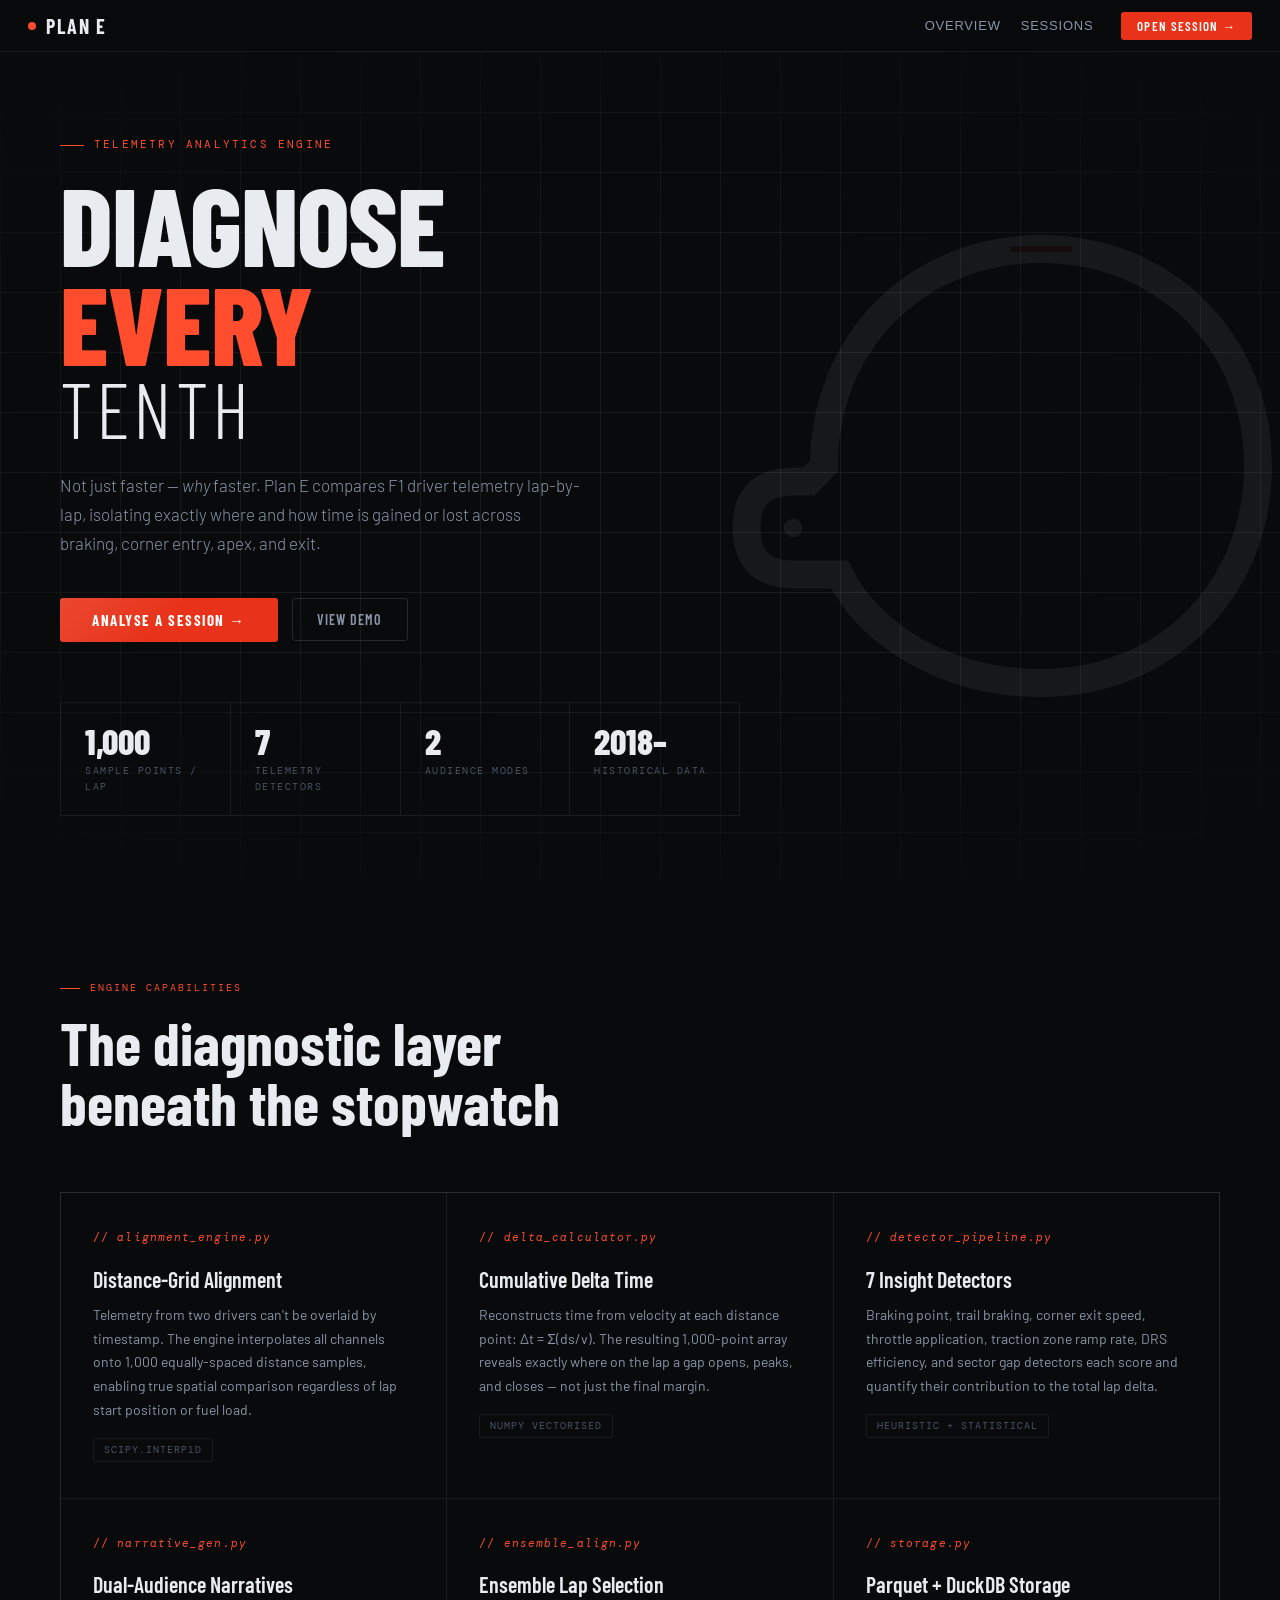
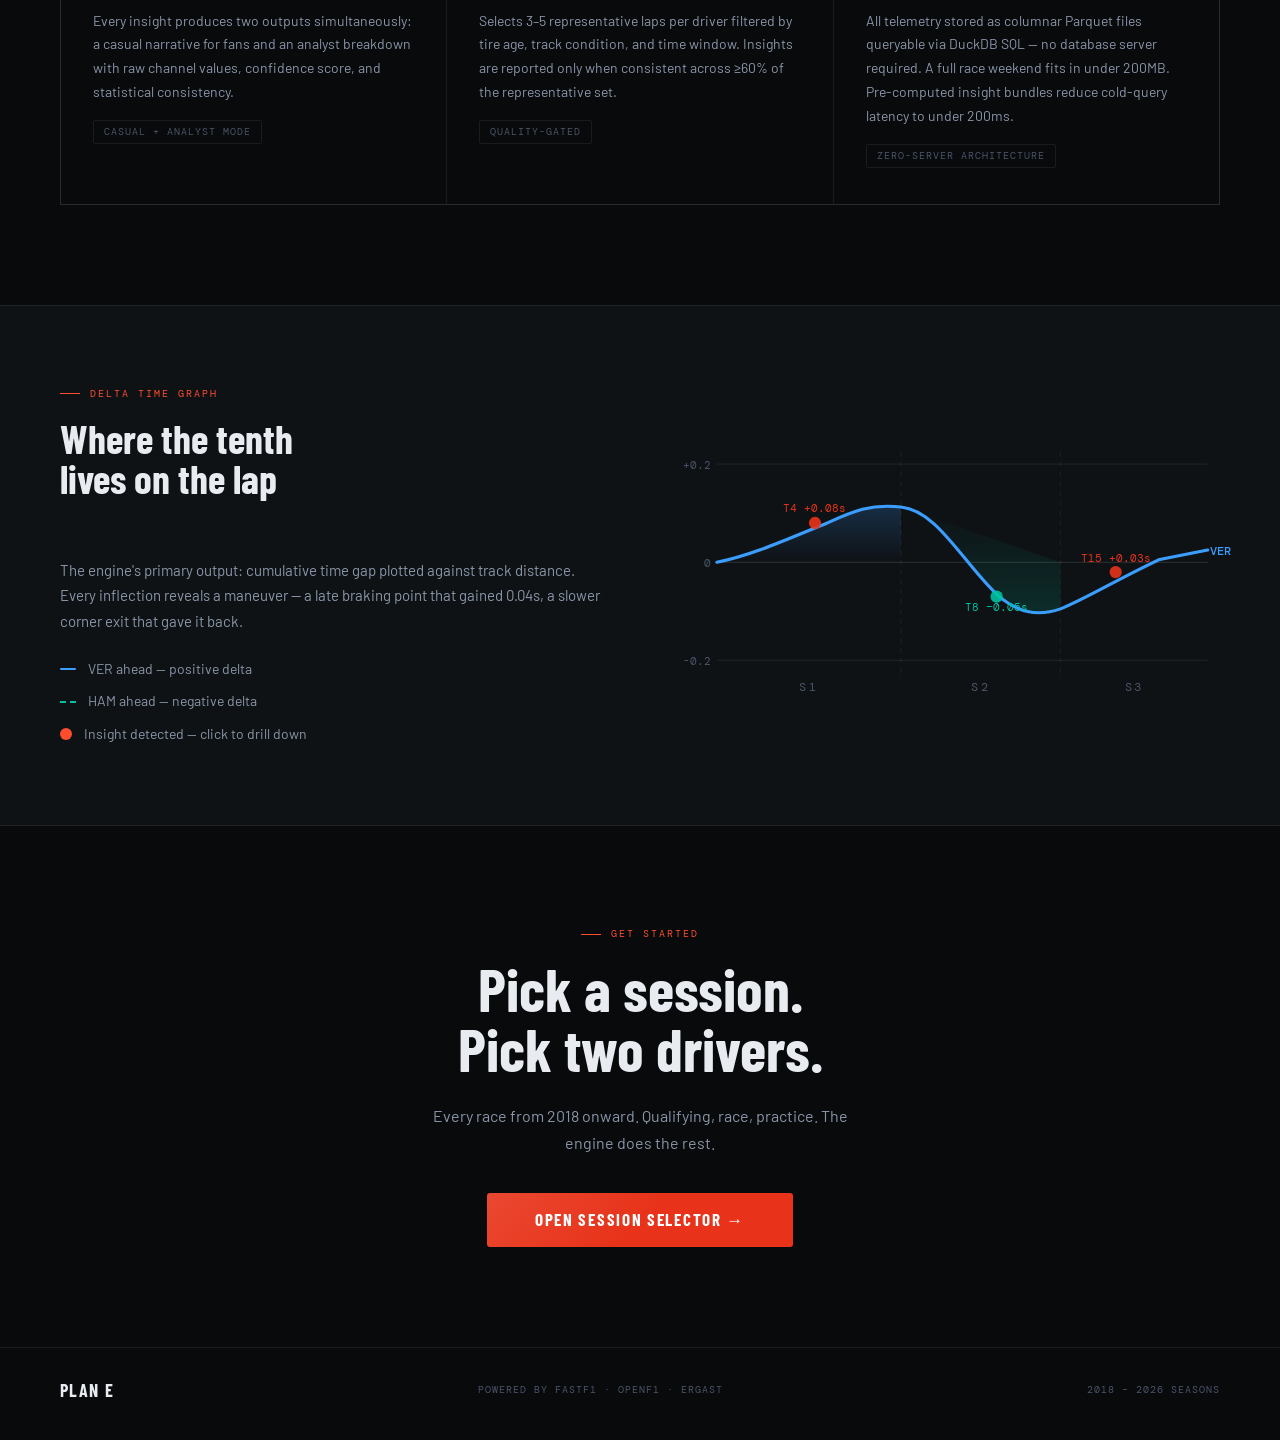
<file: PlanE-frontend/index.html>
<!DOCTYPE html>
<html lang="en">
<head>
  <meta charset="UTF-8">
  <meta name="viewport" content="width=device-width, initial-scale=1.0">
  <title>Plan E — F1 Telemetry Analytics</title>
  <meta name="description" content="Plan E compares F1 driver telemetry lap-by-lap, isolating exactly where and how time is gained or lost across braking, corner entry, apex, and exit.">

  <!-- Google Fonts -->
  <link rel="preconnect" href="https://fonts.googleapis.com">
  <link rel="preconnect" href="https://fonts.gstatic.com" crossorigin>
  <link href="https://fonts.googleapis.com/css2?family=DM+Mono:ital,wght@0,300;0,400;0,500;1,300&family=Barlow+Condensed:wght@300;400;500;600;700;800&family=Barlow:wght@300;400;500&display=swap" rel="stylesheet">

  <!-- CSS — loaded in dependency order -->
  <link rel="stylesheet" href="css/layout.css">
  <link rel="stylesheet" href="css/components.css">
  <link rel="stylesheet" href="css/analysis.css">

  <!--
    ARCHITECTURE NOTE: This file is a pure static shell.
    - No inline JavaScript anywhere.
    - No onclick= attributes — all events attached in JS modules.
    - All dynamic content is injected by the page/component modules.
    - The <script type="module"> at the bottom bootstraps the entire app.
  -->
</head>
<body>

<!-- ── LOADING OVERLAY ─────────────────────────────────────────────── -->
<!--
  Shown during initial page load AND during analysis job polling.
  loader.js manages show/hide via the .hidden class.
-->
<div class="loading-overlay" id="loader">
  <div class="loading-logo">PLAN E</div>
  <div class="loading-bar-wrap">
    <div class="loading-bar" id="loader-bar"></div>
  </div>
  <div class="loading-label" id="loader-msg">initialising engine</div>
</div>

<!-- ── CHART TOOLTIP ───────────────────────────────────────────────── -->
<!-- Positioned via JS on mousemove; always present in DOM -->
<div class="tooltip" id="tooltip"></div>

<!-- ── NAVIGATION ─────────────────────────────────────────────────── -->
<nav>
  <a class="nav-logo" id="nav-logo" href="#">
    <div class="dot"></div>
    PLAN E
  </a>
  <div class="nav-links">
    <button class="nav-link" id="nav-overview">Overview</button>
    <button class="nav-link" id="nav-sessions">Sessions</button>
    <!--
      The Analysis nav link is hidden until the user first runs an analysis.
      router.js reveals it when navigating to the analysis page.
    -->
    <button class="nav-link" id="nav-analysis" style="display:none">Analysis</button>
  </div>
  <button class="nav-cta" id="nav-cta">Open Session →</button>
</nav>


<!-- ══════════════════════════════════════════════════════════════════ -->
<!-- PAGE: LANDING                                                      -->
<!-- ══════════════════════════════════════════════════════════════════ -->
<div class="page active" id="page-landing">

  <!-- Hero -->
  <div class="hero">
    <div class="hero-grid-bg"></div>
    <svg class="hero-track-svg" viewBox="0 0 400 400" fill="none">
      <path d="M80,200 C80,120 140,60 220,60 C300,60 360,120 360,200 C360,280 300,340 220,340 C160,340 110,310 90,270 L60,270 C40,270 30,260 30,240 C30,220 40,210 60,210 L70,210 Z"
            stroke="white" stroke-width="18" stroke-linecap="round"/>
      <circle cx="220" cy="60"  r="6" fill="white"/>
      <circle cx="360" cy="200" r="6" fill="white"/>
      <circle cx="60"  cy="240" r="6" fill="white"/>
      <path d="M200,60 L240,60" stroke="#E8331A" stroke-width="4"/>
    </svg>
    <div class="hero-content">
      <div class="hero-eyebrow">Telemetry Analytics Engine</div>
      <h1 class="hero-title">
        DIAGNOSE<br>
        <span class="accent">EVERY</span>
        <span class="line2">TENTH</span>
      </h1>
      <p class="hero-sub">
        Not just faster — <em>why</em> faster. Plan E compares F1 driver telemetry
        lap-by-lap, isolating exactly where and how time is gained or lost across
        braking, corner entry, apex, and exit.
      </p>
      <div class="hero-actions">
        <button class="btn-primary" id="hero-analyse-btn">Analyse a Session →</button>
        <button class="btn-ghost"   id="hero-demo-btn">View Demo</button>
      </div>
      <div class="hero-stats">
        <div class="hero-stat">
          <div class="hero-stat-num red">1,000</div>
          <div class="hero-stat-label">sample points / lap</div>
        </div>
        <div class="hero-stat">
          <div class="hero-stat-num">7</div>
          <div class="hero-stat-label">telemetry detectors</div>
        </div>
        <div class="hero-stat">
          <div class="hero-stat-num">2</div>
          <div class="hero-stat-label">audience modes</div>
        </div>
        <div class="hero-stat">
          <div class="hero-stat-num teal">2018–</div>
          <div class="hero-stat-label">historical data</div>
        </div>
      </div>
    </div>
  </div>

  <!-- Features -->
  <div class="section">
    <div class="section-label">Engine Capabilities</div>
    <h2 class="section-title">The diagnostic layer<br>beneath the stopwatch</h2>
    <div class="features-grid stagger">
      <div class="feature-card">
        <div class="feature-icon">// alignment_engine.py</div>
        <h3 class="feature-title">Distance-Grid Alignment</h3>
        <p class="feature-desc">Telemetry from two drivers can't be overlaid by timestamp. The engine interpolates all channels onto 1,000 equally-spaced distance samples, enabling true spatial comparison regardless of lap start position or fuel load.</p>
        <span class="feature-tag">scipy.interp1d</span>
      </div>
      <div class="feature-card">
        <div class="feature-icon">// delta_calculator.py</div>
        <h3 class="feature-title">Cumulative Delta Time</h3>
        <p class="feature-desc">Reconstructs time from velocity at each distance point: Δt = Σ(ds/v). The resulting 1,000-point array reveals exactly where on the lap a gap opens, peaks, and closes — not just the final margin.</p>
        <span class="feature-tag">numpy vectorised</span>
      </div>
      <div class="feature-card">
        <div class="feature-icon">// detector_pipeline.py</div>
        <h3 class="feature-title">7 Insight Detectors</h3>
        <p class="feature-desc">Braking point, trail braking, corner exit speed, throttle application, traction zone ramp rate, DRS efficiency, and sector gap detectors each score and quantify their contribution to the total lap delta.</p>
        <span class="feature-tag">heuristic + statistical</span>
      </div>
      <div class="feature-card">
        <div class="feature-icon">// narrative_gen.py</div>
        <h3 class="feature-title">Dual-Audience Narratives</h3>
        <p class="feature-desc">Every insight produces two outputs simultaneously: a casual narrative for fans and an analyst breakdown with raw channel values, confidence score, and statistical consistency.</p>
        <span class="feature-tag">casual + analyst mode</span>
      </div>
      <div class="feature-card">
        <div class="feature-icon">// ensemble_align.py</div>
        <h3 class="feature-title">Ensemble Lap Selection</h3>
        <p class="feature-desc">Selects 3–5 representative laps per driver filtered by tire age, track condition, and time window. Insights are reported only when consistent across ≥60% of the representative set.</p>
        <span class="feature-tag">quality-gated</span>
      </div>
      <div class="feature-card">
        <div class="feature-icon">// storage.py</div>
        <h3 class="feature-title">Parquet + DuckDB Storage</h3>
        <p class="feature-desc">All telemetry stored as columnar Parquet files queryable via DuckDB SQL — no database server required. A full race weekend fits in under 200MB. Pre-computed insight bundles reduce cold-query latency to under 200ms.</p>
        <span class="feature-tag">zero-server architecture</span>
      </div>
    </div>
  </div>

  <!-- Delta Teaser -->
  <div class="delta-teaser">
    <div>
      <div class="section-label">Delta Time Graph</div>
      <h2 class="section-title" style="font-size:40px">Where the tenth<br>lives on the lap</h2>
      <p style="color:var(--text2); font-size:15px; line-height:1.7; margin-bottom:24px;">
        The engine's primary output: cumulative time gap plotted against track distance.
        Every inflection reveals a maneuver — a late braking point that gained 0.04s,
        a slower corner exit that gave it back.
      </p>
      <div style="display:flex; flex-direction:column; gap:10px;">
        <div style="display:flex; gap:12px; align-items:center; font-size:14px; color:var(--text2)">
          <div style="width:16px;height:2px;background:var(--ver);border-radius:1px;flex-shrink:0"></div>
          VER ahead — positive delta
        </div>
        <div style="display:flex; gap:12px; align-items:center; font-size:14px; color:var(--text2)">
          <div style="width:16px;height:0;border-top:2px dashed var(--ham);flex-shrink:0"></div>
          HAM ahead — negative delta
        </div>
        <div style="display:flex; gap:12px; align-items:center; font-size:14px; color:var(--text2)">
          <div style="width:12px;height:12px;border-radius:50%;background:var(--red2);flex-shrink:0"></div>
          Insight detected — click to drill down
        </div>
      </div>
    </div>
    <div>
      <svg viewBox="0 0 440 240" width="100%" class="chart-svg">
        <defs>
          <linearGradient id="delta-fill" x1="0" y1="0" x2="0" y2="1">
            <stop offset="0%"   stop-color="#3B9EFF" stop-opacity="0.2"/>
            <stop offset="100%" stop-color="#3B9EFF" stop-opacity="0"/>
          </linearGradient>
          <linearGradient id="delta-fill-neg" x1="0" y1="0" x2="0" y2="1">
            <stop offset="0%"   stop-color="#00C2A0" stop-opacity="0"/>
            <stop offset="100%" stop-color="#00C2A0" stop-opacity="0.15"/>
          </linearGradient>
        </defs>
        <!-- grid -->
        <line x1="30" y1="40"  x2="430" y2="40"  stroke="rgba(255,255,255,0.06)" stroke-width="1"/>
        <line x1="30" y1="120" x2="430" y2="120" stroke="rgba(255,255,255,0.1)"  stroke-width="1"/>
        <line x1="30" y1="200" x2="430" y2="200" stroke="rgba(255,255,255,0.06)" stroke-width="1"/>
        <!-- sector dividers -->
        <line x1="180" y1="30" x2="180" y2="215" stroke="rgba(255,255,255,0.06)" stroke-width="1" stroke-dasharray="4 4"/>
        <line x1="310" y1="30" x2="310" y2="215" stroke="rgba(255,255,255,0.06)" stroke-width="1" stroke-dasharray="4 4"/>
        <text x="105" y="225" text-anchor="middle" fill="#4A5568" font-family="DM Mono,monospace" font-size="10" letter-spacing="2">S1</text>
        <text x="245" y="225" text-anchor="middle" fill="#4A5568" font-family="DM Mono,monospace" font-size="10" letter-spacing="2">S2</text>
        <text x="370" y="225" text-anchor="middle" fill="#4A5568" font-family="DM Mono,monospace" font-size="10" letter-spacing="2">S3</text>
        <!-- y axis -->
        <text x="25" y="44"  text-anchor="end" fill="#4A5568" font-family="DM Mono,monospace" font-size="9">+0.2</text>
        <text x="25" y="124" text-anchor="end" fill="#4A5568" font-family="DM Mono,monospace" font-size="9">0</text>
        <text x="25" y="204" text-anchor="end" fill="#4A5568" font-family="DM Mono,monospace" font-size="9">-0.2</text>
        <!-- fills -->
        <path d="M30,120 C60,114 90,100 120,88 C140,79 155,72 180,75 L180,120 Z" fill="url(#delta-fill)"/>
        <path d="M180,75 C210,78 230,120 260,148 C275,160 290,165 310,158 L310,120 Z" fill="url(#delta-fill-neg)"/>
        <path d="M310,158 C330,150 360,132 390,118 L390,120 Z" fill="url(#delta-fill)"/>
        <!-- line -->
        <path d="M30,120 C60,114 90,100 120,88 C140,79 155,72 180,75 C210,78 230,120 260,148 C275,160 290,165 310,158 C330,150 360,132 390,118 L430,110"
              fill="none" stroke="#3B9EFF" stroke-width="2.5" stroke-linecap="round"/>
        <!-- insight markers -->
        <circle cx="110" cy="88"  r="5" fill="#E8331A" opacity="0.9"/>
        <circle cx="258" cy="148" r="5" fill="#00C2A0" opacity="0.9"/>
        <circle cx="355" cy="128" r="5" fill="#E8331A" opacity="0.9"/>
        <text x="110" y="79"  text-anchor="middle" fill="#E8331A" font-family="DM Mono,monospace" font-size="9">T4 +0.08s</text>
        <text x="258" y="160" text-anchor="middle" fill="#00C2A0" font-family="DM Mono,monospace" font-size="9">T8 −0.05s</text>
        <text x="355" y="120" text-anchor="middle" fill="#E8331A" font-family="DM Mono,monospace" font-size="9">T15 +0.03s</text>
        <text x="432" y="114" fill="#3B9EFF" font-family="DM Mono,monospace" font-size="10" font-weight="500">VER</text>
      </svg>
    </div>
  </div>

  <!-- CTA -->
  <div class="section" style="text-align:center;">
    <div class="section-label" style="justify-content:center">Get Started</div>
    <h2 class="section-title" style="margin-bottom:24px">Pick a session.<br>Pick two drivers.</h2>
    <p style="color:var(--text2); max-width:440px; margin:0 auto 36px; font-size:16px; line-height:1.7;">
      Every race from 2018 onward. Qualifying, race, practice. The engine does the rest.
    </p>
    <button class="btn-primary" style="font-size:17px; padding:16px 48px;" id="landing-cta-btn">
      Open Session Selector →
    </button>
  </div>

  <footer style="border-top:1px solid var(--border); padding:28px 60px; display:flex; justify-content:space-between; align-items:center;">
    <span style="font-family:var(--font-display); font-size:18px; font-weight:700; letter-spacing:0.08em;">PLAN E</span>
    <span style="font-family:var(--font-mono); font-size:10px; letter-spacing:0.1em; color:var(--text3);">POWERED BY FASTF1 · OPENF1 · ERGAST</span>
    <span style="font-family:var(--font-mono); font-size:10px; letter-spacing:0.1em; color:var(--text3);">2018 – 2026 SEASONS</span>
  </footer>
</div><!-- /page-landing -->


<!-- ══════════════════════════════════════════════════════════════════ -->
<!-- PAGE: SESSION SELECTOR                                             -->
<!-- ══════════════════════════════════════════════════════════════════ -->
<div class="page" id="page-selector">
  <div class="selector-header">
    <div class="breadcrumb">PLAN E <span>/ Sessions</span></div>
    <h1 class="selector-title display">SELECT SESSION</h1>
  </div>

  <div class="selector-body">
    <!-- Sidebar filters -->
    <div class="selector-sidebar">
      <div class="sidebar-section" id="sidebar-years">
        <div class="sidebar-label">Season</div>
        <!-- Populated by selector.js -->
      </div>

      <div class="sidebar-section" id="sidebar-circuit-types">
        <div class="sidebar-label">Circuit type</div>
        <!-- Populated by selector.js -->
      </div>
    </div>

    <!-- Main area -->
    <div class="selector-main">
      <div style="margin-bottom:20px; display:flex; align-items:center; justify-content:space-between;">
        <span id="race-count-label" style="font-family:var(--font-mono); font-size:11px; letter-spacing:0.1em; color:var(--text3);"></span>
        <input id="race-search" class="race-search" placeholder="Search circuits…" autocomplete="off">
      </div>

      <!-- Race cards injected here by selector.js -->
      <div class="race-grid stagger" id="race-grid"></div>

      <!-- Driver selector — hidden until a race is clicked -->
      <div class="driver-selector" id="driver-selector" style="display:none;">
        <div style="margin-bottom:20px;">
          <div class="panel-label">SELECT TWO DRIVERS TO COMPARE</div>
          <div class="driver-grid stagger" id="driver-grid"></div>
        </div>
        <div class="compare-btn-wrap">
          <div class="compare-selected">
            <span class="driver-a" id="sel-a-name">—</span>
            <span class="vs">vs</span>
            <span class="driver-b" id="sel-b-name">—</span>
          </div>
          <button class="btn-primary" id="compare-btn" disabled>
            Run Analysis →
          </button>
        </div>
      </div>
    </div>
  </div>
</div><!-- /page-selector -->


<!-- ══════════════════════════════════════════════════════════════════ -->
<!-- PAGE: ANALYSIS DASHBOARD                                           -->
<!-- ══════════════════════════════════════════════════════════════════ -->
<div class="page" id="page-analysis">

  <!-- Secondary header -->
  <div class="analysis-header">
    <div class="analysis-breadcrumb">
      <span class="clickable" id="breadcrumb-sessions">Sessions</span>
      <span class="sep">/</span>
      <span id="analysis-race-label"    class="current">—</span>
      <span class="sep">/</span>
      <span id="analysis-session-label" class="current">—</span>
      <span class="sep">/</span>
      <span id="analysis-drivers-label" class="current" style="color:var(--text)">—</span>
    </div>
    <button class="export-btn" id="export-btn">↓ Export</button>
    <div class="mode-toggle">
      <button class="mode-opt active" id="mode-casual">Casual</button>
      <button class="mode-opt"        id="mode-analyst">Analyst</button>
    </div>
  </div>

  <!-- 3-column body -->
  <div class="analysis-body">

    <!-- LEFT PANEL -->
    <div class="left-panel">
      <div class="panel-label">LAP SUMMARY</div>
      <div class="lap-summary" id="lap-summary-card"></div>

      <div class="panel-label" style="margin-top:16px;">
        SECTOR BREAKDOWN
        <span id="sector-count-label" style="color:var(--text3);">3 SECTORS</span>
      </div>
      <div class="sector-breakdown" id="sector-breakdown"></div>

      <div class="panel-label" style="margin-top:16px;">TRACK POSITION MAP</div>
      <div class="chart-card" id="track-map-card">
        <div class="chart-body" style="padding:10px; display:flex; justify-content:center; align-items:center; background:rgba(0,0,0,0.15);">
          <svg id="track-svg" viewBox="0 0 300 240" width="100%" height="200" class="chart-svg"></svg>
        </div>
      </div>

      <div class="panel-label" style="margin-top:16px;">TOP INSIGHTS</div>
      <div class="insight-list" id="insight-list"></div>
    </div>

    <!-- CENTER PANEL — Charts via tabs -->
    <div class="center-panel">
      <div class="tab-bar">
        <button class="tab active" data-tab="delta">Delta Time</button>
        <button class="tab"        data-tab="speed">Speed Trace</button>
        <button class="tab"        data-tab="inputs">Inputs</button>
        <button class="tab"        data-tab="sectors">Sectors</button>
      </div>

      <!-- Delta Time tab -->
      <div class="tab-panel active" id="tab-delta">
        <div class="chart-card">
          <div class="chart-header">
            <span class="chart-title">Cumulative Delta Time</span>
            <div class="chart-legend">
              <div class="legend-item">
                <div class="legend-line" style="background:var(--ver)"></div>
                <span id="legend-a">Driver A ahead</span>
              </div>
              <div class="legend-item">
                <div class="legend-line" style="background:var(--ham)"></div>
                <span id="legend-b">Driver B ahead</span>
              </div>
            </div>
          </div>
          <div class="chart-body">
            <svg id="delta-svg" viewBox="0 0 700 200" width="100%" class="chart-svg"></svg>
          </div>
        </div>
        <!-- Analyst-only metadata row -->
        <div class="chart-card analyst-only" id="analyst-delta-note">
          <div class="chart-body" style="padding:14px 16px;">
            <span style="font-family:var(--font-mono); font-size:11px; color:var(--text3);">
              Showing median of 5 representative laps ·
              Laps: <span style="color:var(--text2)" id="rep-laps-a">—</span> (A) /
              <span style="color:var(--text2)" id="rep-laps-b">—</span> (B) ·
              Consistency threshold: 60%
            </span>
          </div>
        </div>
      </div>

      <!-- Speed Trace tab -->
      <div class="tab-panel" id="tab-speed">
        <div class="chart-card">
          <div class="chart-header">
            <span class="chart-title">Speed Trace Overlay</span>
            <div class="chart-legend">
              <div class="legend-item"><div class="legend-line" style="background:var(--ver)"></div><span id="speed-legend-a">A</span></div>
              <div class="legend-item"><div class="legend-line" style="background:var(--ham); opacity:0.7"></div><span id="speed-legend-b">B</span></div>
            </div>
          </div>
          <div class="chart-body">
            <svg id="speed-svg" viewBox="0 0 700 200" width="100%" class="chart-svg"></svg>
          </div>
        </div>
        <div class="chart-card" style="margin-top:14px;">
          <div class="chart-header"><span class="chart-title">Throttle / Brake Channels</span></div>
          <div class="chart-body">
            <svg id="throttle-svg" viewBox="0 0 700 120" width="100%" class="chart-svg"></svg>
          </div>
        </div>
      </div>

      <!-- Inputs tab -->
      <div class="tab-panel" id="tab-inputs">
        <div class="chart-card">
          <div class="chart-header"><span class="chart-title">Throttle Application</span></div>
          <div class="chart-body">
            <svg id="throttle2-svg" viewBox="0 0 700 160" width="100%" class="chart-svg"></svg>
          </div>
        </div>
        <div class="chart-card" style="margin-top:14px;">
          <div class="chart-header"><span class="chart-title">Brake Pressure</span></div>
          <div class="chart-body">
            <svg id="brake-svg" viewBox="0 0 700 120" width="100%" class="chart-svg"></svg>
          </div>
        </div>
        <div class="chart-card analyst-only" id="analyst-gear-card" style="margin-top:14px;">
          <div class="chart-header"><span class="chart-title">Gear Selection</span></div>
          <div class="chart-body">
            <svg id="gear-svg" viewBox="0 0 700 100" width="100%" class="chart-svg"></svg>
          </div>
        </div>
      </div>

      <!-- Sectors (waterfall) tab -->
      <div class="tab-panel" id="tab-sectors">
        <div class="chart-card">
          <div class="chart-header"><span class="chart-title">Sector Waterfall</span></div>
          <div class="chart-body">
            <svg id="waterfall-svg" viewBox="0 0 700 300" width="100%" class="chart-svg"></svg>
          </div>
        </div>
      </div>

      <!-- Telemetry scrubber slider — visible across all tabs -->
      <div class="telemetry-scrubber-card" style="margin-top:14px;">

        <!-- Top bar: label + live readouts + reset button -->
        <div class="tscrub-topbar">
          <div class="tscrub-label-wrap">
            <div class="tscrub-accent-bar"></div>
            <span class="tscrub-label">Telemetry Scrubber</span>
          </div>
          <div class="tscrub-metrics">
            <div class="tscrub-metric">
              <span class="tscrub-metric-key">Δt</span>
              <span class="tscrub-metric-val" id="scrubber-delta">0.000s</span>
            </div>
            <div class="tscrub-metric">
              <span class="tscrub-metric-key">DIST</span>
              <span class="tscrub-metric-val" id="scrubber-distance">0.0 m</span>
            </div>
            <div class="tscrub-metric tscrub-metric--index">
              <span class="tscrub-metric-key">IDX</span>
              <span class="tscrub-metric-val" id="scrubber-index">0</span>
            </div>
            <button class="tscrub-reset-btn" id="tscrub-reset" title="Reset to start">Ø</button>
          </div>
        </div>

        <!-- Slider row -->
        <div class="tscrub-slider-row">
          <input type="range" class="tscrub-range" id="telemetry-slider"
                 min="0" max="999" value="0"
                 style="--fill-pct: 0%">
        </div>

        <!-- Live Readout: two driver columns -->
        <div class="tscrub-readout">
          <div class="tscrub-driver tscrub-driver--a">
            <div class="tscrub-driver-name" id="tscrub-name-a">DRIVER A</div>
            <div class="tscrub-row"><span>SPD</span><span id="readout-spd-a">0 km/h</span></div>
            <div class="tscrub-row"><span>THR</span><span id="readout-thr-a">0%</span></div>
            <div class="tscrub-row"><span>BRK</span><span id="readout-brk-a">0%</span></div>
            <div class="tscrub-row"><span>GEAR</span><span id="readout-gear-a">—</span></div>
          </div>
          <div class="tscrub-divider"></div>
          <div class="tscrub-driver tscrub-driver--b">
            <div class="tscrub-driver-name" id="tscrub-name-b">DRIVER B</div>
            <div class="tscrub-row"><span>SPD</span><span id="readout-spd-b">0 km/h</span></div>
            <div class="tscrub-row"><span>THR</span><span id="readout-thr-b">0%</span></div>
            <div class="tscrub-row"><span>BRK</span><span id="readout-brk-b">0%</span></div>
            <div class="tscrub-row"><span>GEAR</span><span id="readout-gear-b">—</span></div>
          </div>
        </div>

      </div>
    </div>

    <!-- RIGHT PANEL — Insight Drill-Down -->
    <div class="right-panel">
      <div class="panel-label">INSIGHT DRILL-DOWN</div>
      <div id="drill-panel">
        <!-- Empty state — replaced by insightList.js when insight selected -->
        <div class="drill-empty">
          <div class="drill-empty-icon">Δt</div>
          <div class="drill-empty-label">Select an insight</div>
        </div>
      </div>
    </div>

  </div><!-- /analysis-body -->
</div><!-- /page-analysis -->


<!--
  BOOTSTRAP: Load router.js as an ES Module.
  router.js imports all other modules as needed.
  type="module" gives us ES module scope + deferred execution automatically.
-->
<script type="module" src="js/router.js"></script>

</body>
</html>
</file>
<file: PlanE-frontend/css/layout.css>
/*
 * layout.css
 * ──────────
 * Global design tokens (:root), base element resets, the fixed nav bar,
 * the SPA page system (.page / .page.active), all keyframe animations,
 * the custom scrollbar, and the responsive breakpoints.
 *
 * WHY SEPARATE: These are the lowest-level primitives. Every other CSS file
 * and every JS component depends on these tokens. Keeping them here means
 * you can retheme the whole app by editing a single file.
 */

/* ── RESET ── */
*, *::before, *::after {
  box-sizing: border-box;
  margin: 0;
  padding: 0;
}

/* ── DESIGN TOKENS ── */
:root {
  /* Backgrounds — from darkest to lightest */
  --bg:  #080A0C;
  --bg2: #0E1215;
  --bg3: #141820;
  --bg4: #1C2230;

  /* Borders */
  --border:  rgba(255, 255, 255, 0.07);
  --border2: rgba(255, 255, 255, 0.12);

  /* Text */
  --text:  #E8EBF0;
  --text2: #8A96A8;
  --text3: #4A5568;

  /* Brand / accent colours */
  --red:      #E8331A;
  --red2:     #FF4D2E;
  --red-dim:  rgba(232, 51, 26, 0.12);
  --teal:     #00C2A0;
  --teal-dim: rgba(0, 194, 160, 0.10);
  --amber:    #F0A818;
  --amber-dim:rgba(240, 168, 24, 0.12);
  --blue:     #3B9EFF;
  --blue-dim: rgba(59, 158, 255, 0.10);

  /*
   * Driver colour slots — dynamically overridden by analysis.js
   * when real driver colours arrive from the backend.
   * Defaults: VER blue / HAM teal (matches the demo data).
   */
  --ver: #3B9EFF;
  --ham: #00C2A0;

  /* Typography families */
  --font-display: 'Barlow Condensed', sans-serif;
  --font-body:    'Barlow', sans-serif;
  --font-mono:    'DM Mono', monospace;
}

/* ── BASE ── */
html {
  scroll-behavior: smooth;
}

body {
  background:   var(--bg);
  color:        var(--text);
  font-family:  var(--font-body);
  font-size:    15px;
  line-height:  1.6;
  min-height:   100vh;
  overflow-x:   hidden;
}

/* ── CUSTOM SCROLLBAR ── */
::-webkit-scrollbar       { width: 4px; }
::-webkit-scrollbar-track { background: var(--bg2); }
::-webkit-scrollbar-thumb { background: var(--border2); border-radius: 2px; }

/* ── TYPOGRAPHY UTILITIES ── */
.mono    { font-family: var(--font-mono); }
.display { font-family: var(--font-display); }
.red     { color: var(--red2); }
.teal    { color: var(--teal); }
.amber   { color: var(--amber); }
.blue    { color: var(--blue); }
.muted   { color: var(--text2); }
.dim     { color: var(--text3); }

/* ── SPA PAGE SYSTEM ──
 * Every "page" div is hidden by default.
 * router.js adds/removes .active to switch between them.
 * The animation fires each time a page becomes active.
 */
.page        { display: none; min-height: 100vh; }
.page.active { display: block; animation: fadein 0.3s ease both; }

@keyframes fadein {
  from { opacity: 0; transform: translateY(8px); }
  to   { opacity: 1; transform: translateY(0);   }
}

/* ── STAGGER ENTRANCE ANIMATION ──
 * Add class="stagger" to a container and its first 6 direct children
 * will slide in one by one. Used on race-grid and features-grid.
 */
.stagger > * { animation: slidein 0.4s ease both; }
.stagger > *:nth-child(1) { animation-delay: 0.05s; }
.stagger > *:nth-child(2) { animation-delay: 0.10s; }
.stagger > *:nth-child(3) { animation-delay: 0.15s; }
.stagger > *:nth-child(4) { animation-delay: 0.20s; }
.stagger > *:nth-child(5) { animation-delay: 0.25s; }
.stagger > *:nth-child(6) { animation-delay: 0.30s; }

@keyframes slidein {
  from { opacity: 0; transform: translateY(12px); }
  to   { opacity: 1; transform: translateY(0);    }
}

@keyframes pulse {
  0%, 100% { opacity: 1; transform: scale(1);   }
  50%       { opacity: 0.5; transform: scale(0.8); }
}

/* ── FIXED NAV BAR ── */
nav {
  position:        fixed;
  top: 0; left: 0; right: 0;
  z-index:         100;
  background:      rgba(8, 10, 12, 0.92);
  backdrop-filter: blur(12px);
  border-bottom:   1px solid var(--border);
  height:          52px;
  display:         flex;
  align-items:     center;
  padding:         0 28px;
  gap:             28px;
}

.nav-logo {
  font-family:     var(--font-display);
  font-size:       20px;
  font-weight:     700;
  letter-spacing:  0.08em;
  color:           var(--text);
  text-decoration: none;
  display:         flex;
  align-items:     center;
  gap:             10px;
  cursor:          pointer;
}

/* Animated red dot in the logo */
.nav-logo .dot {
  width:        8px;
  height:       8px;
  border-radius:50%;
  background:   var(--red2);
  animation:    pulse 2s ease infinite;
}

.nav-links {
  display:      flex;
  gap:          20px;
  margin-left:  auto;
}

.nav-link {
  font-size:       13px;
  font-weight:     500;
  letter-spacing:  0.06em;
  color:           var(--text2);
  text-decoration: none;
  text-transform:  uppercase;
  transition:      color 0.2s;
  cursor:          pointer;
  background:      none;
  border:          none;
}
.nav-link:hover  { color: var(--text); }
.nav-link.active { color: var(--red2); }

.nav-cta {
  font-family:    var(--font-display);
  font-size:      13px;
  font-weight:    600;
  letter-spacing: 0.08em;
  text-transform: uppercase;
  background:     var(--red);
  color:          #fff;
  border:         none;
  border-radius:  3px;
  padding:        6px 16px;
  cursor:         pointer;
  transition:     background 0.2s;
}
.nav-cta:hover { background: var(--red2); }

/* ── LANDING PAGE ── */
#page-landing { padding-top: 52px; }

.hero {
  position:   relative;
  min-height: 92vh;
  display:    flex;
  align-items:center;
  overflow:   hidden;
  padding:    80px 60px 60px;
}

.hero-grid-bg {
  position:         absolute;
  inset:            0;
  background-image:
    linear-gradient(var(--border) 1px, transparent 1px),
    linear-gradient(90deg, var(--border) 1px, transparent 1px);
  background-size:  60px 60px;
  mask-image:       radial-gradient(ellipse 80% 60% at 50% 50%, black 40%, transparent 100%);
}

.hero-track-svg {
  position:  absolute;
  right:     -40px;
  top:       50%;
  transform: translateY(-50%);
  opacity:   0.06;
  width:     620px;
}

.hero-content {
  position:  relative;
  z-index:   2;
  max-width: 680px;
}

.hero-eyebrow {
  font-family:    var(--font-mono);
  font-size:      11px;
  font-weight:    400;
  letter-spacing: 0.2em;
  text-transform: uppercase;
  color:          var(--red2);
  margin-bottom:  20px;
  display:        flex;
  align-items:    center;
  gap:            10px;
}
.hero-eyebrow::before {
  content:    '';
  display:    block;
  width:      24px;
  height:     1px;
  background: var(--red2);
}

.hero-title {
  font-family:    var(--font-display);
  font-size:      clamp(64px, 9vw, 110px);
  font-weight:    800;
  line-height:    0.9;
  letter-spacing: -0.01em;
  color:          var(--text);
  margin-bottom:  28px;
}
.hero-title .accent { color: var(--red2); }
.hero-title .line2  {
  display:        block;
  font-weight:    300;
  font-size:      0.72em;
  letter-spacing: 0.04em;
}

.hero-sub {
  font-size:     17px;
  font-weight:   300;
  color:         var(--text2);
  max-width:     520px;
  line-height:   1.7;
  margin-bottom: 40px;
}

.hero-actions {
  display:     flex;
  gap:         14px;
  align-items: center;
  flex-wrap:   wrap;
}

.hero-stats {
  display:      flex;
  gap:          0;
  margin-top:   60px;
  border-top:   1px solid var(--border);
  border-left:  1px solid var(--border);
}
.hero-stat {
  flex:          1;
  padding:       20px 24px;
  border-right:  1px solid var(--border);
  border-bottom: 1px solid var(--border);
}
.hero-stat-num {
  font-family:   var(--font-display);
  font-size:     36px;
  font-weight:   800;
  color:         var(--text);
  line-height:   1;
  margin-bottom: 4px;
}
.hero-stat-label {
  font-family:    var(--font-mono);
  font-size:      10px;
  letter-spacing: 0.15em;
  text-transform: uppercase;
  color:          var(--text3);
}

/* ── LANDING CONTENT SECTIONS ── */
.section {
  padding: 100px 60px;
}
.section-label {
  font-family:    var(--font-mono);
  font-size:      10px;
  letter-spacing: 0.2em;
  text-transform: uppercase;
  color:          var(--red2);
  margin-bottom:  16px;
  display:        flex;
  align-items:    center;
  gap:            10px;
}
.section-label::before {
  content:    '';
  display:    block;
  width:      20px;
  height:     1px;
  background: var(--red2);
}
.section-title {
  font-family:   var(--font-display);
  font-size:     clamp(36px, 5vw, 60px);
  font-weight:   700;
  line-height:   1.0;
  margin-bottom: 60px;
}

.features-grid {
  display:               grid;
  grid-template-columns: repeat(3, 1fr);
  gap:                   1px;
  background:            var(--border);
  border:                1px solid var(--border);
}
.feature-card {
  background:  var(--bg);
  padding:     36px 32px;
  transition:  background 0.2s;
}
.feature-card:hover { background: var(--bg2); }
.feature-icon {
  font-family:    var(--font-mono);
  font-size:      11px;
  letter-spacing: 0.1em;
  color:          var(--red2);
  margin-bottom:  20px;
  font-style:     italic;
}
.feature-title {
  font-family:   var(--font-display);
  font-size:     22px;
  font-weight:   600;
  margin-bottom: 12px;
  line-height:   1.1;
}
.feature-desc { font-size: 14px; color: var(--text2); line-height: 1.7; }
.feature-tag {
  display:        inline-block;
  margin-top:     16px;
  font-family:    var(--font-mono);
  font-size:      10px;
  letter-spacing: 0.1em;
  text-transform: uppercase;
  color:          var(--text3);
  border:         1px solid var(--border);
  padding:        3px 10px;
  border-radius:  2px;
}

.delta-teaser {
  background:            var(--bg2);
  border-top:            1px solid var(--border);
  border-bottom:         1px solid var(--border);
  padding:               80px 60px;
  display:               grid;
  grid-template-columns: 1fr 1fr;
  gap:                   80px;
  align-items:           center;
}

/* ── SELECTOR PAGE ── */
#page-selector { padding-top: 52px; }

.selector-header {
  padding:       48px 60px 32px;
  border-bottom: 1px solid var(--border);
}
.breadcrumb {
  font-family:    var(--font-mono);
  font-size:      11px;
  letter-spacing: 0.1em;
  text-transform: uppercase;
  color:          var(--text3);
  margin-bottom:  16px;
  display:        flex;
  gap:            8px;
  align-items:    center;
}
.breadcrumb span { color: var(--text2); }
.selector-title {
  font-family: var(--font-display);
  font-size:   48px;
  font-weight: 700;
  line-height: 1;
}

.selector-body {
  display:               grid;
  grid-template-columns: 260px minmax(0, 1fr);
  min-height:            calc(100vh - 52px);
}
.selector-sidebar {
  border-right: 1px solid var(--border);
  padding:      28px;
}
.selector-main { padding: 28px 36px; }

/* ── RESPONSIVE ── */
@media (max-width: 900px) {
  .hero         { padding: 60px 28px 40px; }
  .section      { padding: 60px 28px; }
  .features-grid { grid-template-columns: 1fr; }
  .delta-teaser { grid-template-columns: 1fr; padding: 60px 28px; }
  .selector-body { grid-template-columns: 1fr; }
  .selector-sidebar { border-right: none; border-bottom: 1px solid var(--border); }
  .hero-stats { flex-wrap: wrap; }
  .hero-stat  { flex: 1 1 50%; }
  .chart-svg  { overflow: visible; }
}
</file>
<file: PlanE-frontend/css/components.css>
/*
 * components.css
 * ──────────────
 * Reusable UI building blocks shared across multiple pages:
 * buttons, race cards, driver cards, session pills, sidebar filters,
 * sector rows, insight pills, tab bars, and the tooltip.
 *
 * WHY SEPARATE: These styles appear on the Selector page AND the Analysis
 * page. Isolating them prevents duplication and makes it easy to restyle
 * a component once and have it update everywhere.
 */

/* ─── BUTTONS ─────────────────────────────────────────────────────────── */

.btn-primary {
  font-family:    var(--font-display);
  font-size:      15px;
  font-weight:    700;
  letter-spacing: 0.1em;
  text-transform: uppercase;
  background:     var(--red);
  color:          #fff;
  border:         none;
  border-radius:  3px;
  padding:        13px 32px;
  cursor:         pointer;
  transition:     all 0.2s;
  position:       relative;
  overflow:       hidden;
}
/* Subtle gloss sheen */
.btn-primary::after {
  content:        '';
  position:       absolute;
  inset:          0;
  background:     linear-gradient(135deg, rgba(255,255,255,0.1) 0%, transparent 50%);
  pointer-events: none;
}
.btn-primary:hover   { background: var(--red2); transform: translateY(-1px); }
.btn-primary:disabled {
  opacity:        0.4;
  cursor:         not-allowed;
  transform:      none;
}

.btn-ghost {
  font-family:    var(--font-display);
  font-size:      14px;
  font-weight:    600;
  letter-spacing: 0.08em;
  text-transform: uppercase;
  background:     transparent;
  color:          var(--text2);
  border:         1px solid var(--border2);
  border-radius:  3px;
  padding:        12px 24px;
  cursor:         pointer;
  transition:     all 0.2s;
}
.btn-ghost:hover { color: var(--text); border-color: rgba(255,255,255,0.25); }

/* ─── SIDEBAR FILTERS ─────────────────────────────────────────────────── */

.sidebar-section  { margin-bottom: 32px; }
.sidebar-label {
  font-family:    var(--font-mono);
  font-size:      10px;
  letter-spacing: 0.15em;
  text-transform: uppercase;
  color:          var(--text3);
  margin-bottom:  12px;
}

.filter-btn {
  display:       block;
  width:         100%;
  background:    none;
  border:        none;
  text-align:    left;
  font-family:   var(--font-body);
  font-size:     14px;
  color:         var(--text2);
  padding:       8px 12px;
  border-radius: 3px;
  cursor:        pointer;
  transition:    all 0.15s;
  margin-bottom: 2px;
}
.filter-btn:hover  { background: var(--bg3); color: var(--text); }
.filter-btn.active { background: var(--red-dim); color: var(--red2); }

/* ─── RACE CARDS ──────────────────────────────────────────────────────── */

.race-grid {
  display:               grid;
  grid-template-columns: repeat(auto-fill, minmax(260px, 1fr));
  gap:                   12px;
}

.race-card {
  background:    var(--bg2);
  border:        1px solid var(--border);
  border-radius: 4px;
  padding:       18px 20px;
  cursor:        pointer;
  transition:    all 0.15s;
  position:      relative;
  overflow:      hidden;
}
/* Left accent bar — appears on hover and selection */
.race-card::before {
  content:    '';
  position:   absolute;
  left: 0; top: 0; bottom: 0;
  width:      3px;
  background: transparent;
  transition: background 0.15s;
}
.race-card:hover              { border-color: var(--border2); }
.race-card:hover::before      { background: var(--red2); }
.race-card.selected           { border-color: var(--red); }
.race-card.selected::before   { background: var(--red2); }

.race-round {
  font-family:    var(--font-mono);
  font-size:      10px;
  letter-spacing: 0.1em;
  color:          var(--text3);
  margin-bottom:  6px;
}
.race-name {
  font-family:   var(--font-display);
  font-size:     20px;
  font-weight:   600;
  line-height:   1.1;
  margin-bottom: 4px;
}
.race-circuit { font-size: 13px; color: var(--text2); }
.race-date {
  font-family: var(--font-mono);
  font-size:   11px;
  color:       var(--text3);
  margin-top:  10px;
}

.race-sessions {
  display:    flex;
  gap:        6px;
  margin-top: 12px;
  flex-wrap:  wrap;
}

/* ─── SESSION PILLS ───────────────────────────────────────────────────── */

.session-pill {
  font-family:    var(--font-mono);
  font-size:      10px;
  letter-spacing: 0.05em;
  background:     var(--bg3);
  border:         1px solid var(--border);
  color:          var(--text3);
  padding:        2px 8px;
  border-radius:  2px;
  cursor:         pointer;
  transition:     all 0.15s;
}
.session-pill:hover,
.session-pill.active {
  background:   var(--red-dim);
  color:        var(--red2);
  border-color: var(--red);
}

/* ─── DRIVER SELECTOR ─────────────────────────────────────────────────── */

.driver-selector {
  margin-top:  28px;
  padding-top: 28px;
  border-top:  1px solid var(--border);
}

.driver-grid {
  display:               grid;
  grid-template-columns: repeat(auto-fill, minmax(200px, 1fr));
  gap:                   10px;
  margin-top:            14px;
}

.driver-card {
  background:    var(--bg2);
  border:        1px solid var(--border);
  border-radius: 4px;
  padding:       14px 16px;
  cursor:        pointer;
  transition:    all 0.15s;
  display:       flex;
  gap:           12px;
  align-items:   center;
}
.driver-card:hover { border-color: var(--border2); }
/* Driver A = blue slot, Driver B = teal slot */
.driver-card.sel-a { border-color: var(--ver); background: rgba(59, 158, 255, 0.05); }
.driver-card.sel-b { border-color: var(--ham); background: rgba(0, 194, 160, 0.05); }

.driver-num {
  font-family: var(--font-display);
  font-size:   28px;
  font-weight: 800;
  line-height: 1;
  min-width:   36px;
}
.driver-info .driver-name {
  font-size:   14px;
  font-weight: 500;
  line-height: 1.2;
}
.driver-info .driver-team {
  font-family:    var(--font-mono);
  font-size:      10px;
  color:          var(--text3);
  letter-spacing: 0.05em;
}

/* ─── COMPARE BUTTON ROW ──────────────────────────────────────────────── */

.compare-btn-wrap {
  margin-top:  32px;
  display:     flex;
  align-items: center;
  gap:         16px;
}
.compare-selected {
  font-family: var(--font-mono);
  font-size:   12px;
  color:       var(--text2);
}
.compare-selected .vs       { color: var(--text3); padding: 0 6px; }
.compare-selected .driver-a { color: var(--ver); }
.compare-selected .driver-b { color: var(--ham); }

/* ─── PANEL LABEL ─────────────────────────────────────────────────────── */

/*
 * Generic section label — mono, small-caps, muted.
 * Used inside left panel, right panel, and selector sections.
 */
.panel-label {
  font-family:    var(--font-mono);
  font-size:      9px;
  letter-spacing: 0.2em;
  text-transform: uppercase;
  color:          var(--text3);
  margin-bottom:  10px;
  display:        flex;
  align-items:    center;
  justify-content:space-between;
}

/* ─── SECTOR BREAKDOWN ────────────────────────────────────────────────── */

.sector-breakdown  { margin-bottom: 16px; }
.sector-row {
  display:       flex;
  align-items:   center;
  gap:           10px;
  padding:       8px 0;
  border-bottom: 1px solid var(--border);
}
.sector-row:last-child { border-bottom: none; }
.sector-num {
  font-family:    var(--font-mono);
  font-size:      10px;
  letter-spacing: 0.1em;
  color:          var(--text3);
  width:          20px;
}
.sector-bar-wrap {
  flex:          1;
  height:        4px;
  background:    var(--bg3);
  border-radius: 2px;
  overflow:      hidden;
}
.sector-bar  { height: 100%; border-radius: 2px; }
.sector-delta {
  font-family: var(--font-mono);
  font-size:   12px;
  font-weight: 500;
  min-width:   72px;
  text-align:  right;
}

/* ─── INSIGHT PILLS ───────────────────────────────────────────────────── */

.insight-list { display: flex; flex-direction: column; gap: 6px; }

.insight-pill {
  background:    var(--bg2);
  border:        1px solid var(--border);
  border-radius: 3px;
  padding:       10px 12px;
  cursor:        pointer;
  transition:    all 0.15s;
}
.insight-pill:hover  { border-color: var(--border2); }
.insight-pill.active { border-color: var(--red); background: var(--red-dim); }

.insight-cat {
  font-family:    var(--font-mono);
  font-size:      9px;
  letter-spacing: 0.1em;
  text-transform: uppercase;
  color:          var(--text3);
  margin-bottom:  4px;
}
.insight-desc { font-size: 13px; color: var(--text2); line-height: 1.4; }
.insight-gain {
  font-family: var(--font-mono);
  font-size:   13px;
  font-weight: 500;
  margin-top:  4px;
}

/* ─── TABS ────────────────────────────────────────────────────────────── */

.tab-bar {
  display:       flex;
  border-bottom: 1px solid var(--border);
  margin-bottom: 16px;
}
.tab {
  font-family:     var(--font-mono);
  font-size:       10px;
  letter-spacing:  0.1em;
  text-transform:  uppercase;
  color:           var(--text3);
  padding:         8px 16px;
  cursor:          pointer;
  border-bottom:   2px solid transparent;
  margin-bottom:   -1px;
  transition:      all 0.15s;
  background:      none;
  border-top:      none;
  border-left:     none;
  border-right:    none;
}
.tab:hover   { color: var(--text2); }
.tab.active  { color: var(--text); border-bottom-color: var(--red2); }

.tab-panel        { display: none; }
.tab-panel.active { display: block; }

/* ─── LAP SUMMARY CARD ────────────────────────────────────────────────── */

.lap-summary {
  background:    var(--bg2);
  border:        1px solid var(--border);
  border-radius: 4px;
  padding:       16px;
  margin-bottom: 16px;
}
.lap-driver-row {
  display:         flex;
  justify-content: space-between;
  align-items:     baseline;
  margin-bottom:   8px;
}
.lap-driver-name {
  font-family:    var(--font-display);
  font-size:      18px;
  font-weight:    700;
  letter-spacing: 0.04em;
}
.lap-time {
  font-family: var(--font-mono);
  font-size:   16px;
  font-weight: 400;
}
.lap-delta-row {
  border-top:      1px solid var(--border);
  margin-top:      10px;
  padding-top:     10px;
  display:         flex;
  justify-content: space-between;
  align-items:     center;
}
.lap-delta-label {
  font-family:    var(--font-mono);
  font-size:      10px;
  letter-spacing: 0.1em;
  color:          var(--text3);
}
.lap-delta-val {
  font-family: var(--font-display);
  font-size:   24px;
  font-weight: 700;
}

/* ─── STAT TABLE (drill panel) ────────────────────────────────────────── */

.stat-table  { width: 100%; margin-bottom: 16px; }
.stat-tr {
  display:         flex;
  justify-content: space-between;
  align-items:     baseline;
  padding:         8px 0;
  border-bottom:   1px solid var(--border);
}
.stat-tr:last-child { border-bottom: none; }
.stat-key { font-size: 12px; color: var(--text2); }
.stat-val  { font-family: var(--font-mono); font-size: 13px; font-weight: 500; }

/* ─── CONFIDENCE BAR ──────────────────────────────────────────────────── */

.conf-section { margin-top: 16px; }
.conf-track {
  height:        3px;
  background:    var(--bg3);
  border-radius: 2px;
  margin:        8px 0 4px;
  overflow:      hidden;
}
.conf-fill {
  height:        100%;
  background:    var(--teal);
  border-radius: 2px;
  transition:    width 0.5s ease;
}
.conf-meta {
  display:         flex;
  justify-content: space-between;
  font-family:     var(--font-mono);
  font-size:       10px;
  color:           var(--text3);
}

/* ─── EXPORT BUTTON ───────────────────────────────────────────────────── */

.export-btn {
  font-family:    var(--font-mono);
  font-size:      10px;
  letter-spacing: 0.1em;
  text-transform: uppercase;
  color:          var(--text3);
  background:     none;
  border:         1px solid var(--border);
  border-radius:  2px;
  padding:        5px 12px;
  cursor:         pointer;
  transition:     all 0.15s;
}
.export-btn:hover { color: var(--text2); border-color: var(--border2); }

/* ─── TOOLTIP ─────────────────────────────────────────────────────────── */

.tooltip {
  position:       fixed;
  z-index:        300;
  background:     var(--bg4);
  border:         1px solid var(--border2);
  border-radius:  3px;
  padding:        6px 10px;
  font-family:    var(--font-mono);
  font-size:      11px;
  color:          var(--text);
  pointer-events: none;
  opacity:        0;
  transition:     opacity 0.1s;
  white-space:    nowrap;
}

/* ─── MODE VISIBILITY HELPERS ─────────────────────────────────────────── */

/*
 * .analyst-only elements are shown only in analyst mode.
 * applyMode() in analysis.js toggles the .hidden class.
 */
.analyst-only          { transition: opacity 0.2s; }
.analyst-only.hidden   { display: none; }

/* Inline narrative text swapped by mode */
.casual-text           {}
.analyst-text          {}

/* ─── SEARCH INPUT ────────────────────────────────────────────────────── */

.race-search {
  background:    var(--bg2);
  border:        1px solid var(--border);
  border-radius: 3px;
  padding:       7px 14px;
  font-family:   var(--font-mono);
  font-size:     12px;
  color:         var(--text);
  width:         200px;
  outline:       none;
  transition:    border-color 0.15s;
}
.race-search:focus { border-color: var(--border2); }
</file>
<file: PlanE-frontend/css/analysis.css>
/*
 * analysis.css
 * ────────────
 * Styles specific to the Analysis Dashboard (#page-analysis):
 * the secondary header bar, the 3-column body layout, left/center/right
 * panels, chart cards, the loading overlay, the drill-down panel,
 * and the mode toggle.
 *
 * WHY SEPARATE: The analysis dashboard has a unique fixed-height 3-column
 * layout and a completely different structure from the Selector page.
 * Keeping these styles here prevents them from leaking into the Selector.
 */

/* ─── ANALYSIS PAGE WRAPPER ───────────────────────────────────────────── */

#page-analysis { padding-top: 52px; }

/* ─── SECONDARY HEADER BAR ────────────────────────────────────────────── */

.analysis-header {
  background:    var(--bg2);
  border-bottom: 1px solid var(--border);
  padding:       0 28px;
  height:        52px;
  display:       flex;
  align-items:   center;
  gap:           20px;
}

.analysis-breadcrumb {
  font-family:    var(--font-mono);
  font-size:      11px;
  letter-spacing: 0.06em;
  color:          var(--text3);
  display:        flex;
  gap:            6px;
  align-items:    center;
}
.analysis-breadcrumb .sep     { color: var(--text3); }
.analysis-breadcrumb .current { color: var(--text2); }
.analysis-breadcrumb .clickable {
  cursor:     pointer;
  transition: color 0.15s;
}
.analysis-breadcrumb .clickable:hover { color: var(--text); }

/* ─── CASUAL / ANALYST MODE TOGGLE ───────────────────────────────────── */

.mode-toggle {
  margin-left:   auto;
  display:       flex;
  background:    var(--bg3);
  border-radius: 3px;
  padding:       3px;
  gap:           2px;
  border:        1px solid var(--border);
}
.mode-opt {
  font-family:    var(--font-mono);
  font-size:      11px;
  letter-spacing: 0.08em;
  text-transform: uppercase;
  padding:        5px 14px;
  border-radius:  2px;
  cursor:         pointer;
  color:          var(--text3);
  background:     none;
  border:         none;
  transition:     all 0.15s;
}
.mode-opt.active {
  background:  var(--bg);
  color:       var(--text);
  box-shadow:  0 1px 3px rgba(0, 0, 0, 0.4);
}

/* ─── 3-COLUMN BODY ───────────────────────────────────────────────────── */

/*
 * The analysis view is a fixed-height 3-column layout that fills the
 * remaining viewport after the two header bars (52px + 52px = 104px).
 * Each panel scrolls independently.
 */
.analysis-body {
  display:               grid;
  grid-template-columns: 220px minmax(0, 1fr) 300px;
  height:                calc(100vh - 104px);
  overflow:              hidden;
}

/* ─── LEFT PANEL — Lap Summary, Sectors, Insights ──────────────────────*/

.left-panel {
  border-right: 1px solid var(--border);
  overflow-y:   auto;
  padding:      20px;
}

/* ─── CENTER PANEL — Charts ─────────────────────────────────────────── */

.center-panel {
  overflow-y: auto;
  padding:    20px 24px;
}

/* ─── RIGHT PANEL — Insight Drill-Down ──────────────────────────────── */

.right-panel {
  border-left: 1px solid var(--border);
  overflow-y:  auto;
  padding:     20px;
}

/* ─── DRILL PANEL STATES ─────────────────────────────────────────────── */

/* Empty state shown before any insight is selected */
.drill-empty {
  height:         200px;
  display:        flex;
  align-items:    center;
  justify-content:center;
  flex-direction: column;
  gap:            8px;
}
.drill-empty-icon {
  font-family:    var(--font-mono);
  font-size:      32px;
  color:          var(--text3);
  letter-spacing: -2px;
  font-style:     italic;
}
.drill-empty-label {
  font-family:    var(--font-mono);
  font-size:      10px;
  letter-spacing: 0.15em;
  text-transform: uppercase;
  color:          var(--text3);
}

/* Drill header — shown once an insight is selected */
.drill-header {
  margin-bottom:  16px;
  padding-bottom: 14px;
  border-bottom:  1px solid var(--border);
}
.drill-zone {
  font-family:   var(--font-display);
  font-size:     22px;
  font-weight:   700;
  margin-bottom: 4px;
}
.drill-loc {
  font-family:    var(--font-mono);
  font-size:      10px;
  letter-spacing: 0.1em;
  color:          var(--text3);
}

/* ─── CHART CARDS ────────────────────────────────────────────────────── */

.chart-card {
  background:    var(--bg2);
  border:        1px solid var(--border);
  border-radius: 4px;
  margin-bottom: 14px;
  overflow:      hidden;
}
.chart-header {
  padding:     12px 16px 10px;
  border-bottom:1px solid var(--border);
  display:     flex;
  align-items: center;
  gap:         10px;
}
.chart-title {
  font-family:    var(--font-mono);
  font-size:      11px;
  letter-spacing: 0.1em;
  text-transform: uppercase;
  color:          var(--text2);
}
.chart-legend {
  margin-left: auto;
  display:     flex;
  gap:         14px;
}
.legend-item {
  display:     flex;
  align-items: center;
  gap:         5px;
  font-family: var(--font-mono);
  font-size:   10px;
  color:       var(--text3);
}
.legend-line {
  width:         20px;
  height:        2px;
  border-radius: 1px;
}
.legend-dash {
  width:  20px;
  height: 0;
  border-top:    2px dashed;
  border-radius: 1px;
}
.chart-body { padding: 16px; }

/* SVG charts always fill their container width */
.chart-svg { overflow: visible; }

/* ─── LOADING OVERLAY ────────────────────────────────────────────────── */

/*
 * Full-screen overlay that sits above everything (z-index 200).
 * loading.js removes/adds the .hidden class to show/hide it.
 * pointer-events: none when hidden so it doesn't block clicks.
 */
.loading-overlay {
  position:        fixed;
  inset:           0;
  z-index:         200;
  background:      var(--bg);
  display:         flex;
  flex-direction:  column;
  align-items:     center;
  justify-content: center;
  gap:             20px;
  transition:      opacity 0.4s;
  pointer-events:  none;
}
.loading-overlay.hidden { opacity: 0; }

.loading-logo {
  font-family:    var(--font-display);
  font-size:      32px;
  font-weight:    800;
  letter-spacing: 0.08em;
  color:          var(--text);
}
.loading-bar-wrap {
  width:         200px;
  height:        2px;
  background:    var(--bg3);
  border-radius: 1px;
  overflow:      hidden;
}
.loading-bar {
  height:        100%;
  width:         0;
  background:    var(--red2);
  border-radius: 1px;
  transition:    width 0.4s;
}
.loading-label {
  font-family:    var(--font-mono);
  font-size:      11px;
  letter-spacing: 0.15em;
  text-transform: uppercase;
  color:          var(--text3);
}

/* ─── RESPONSIVE — collapse side panels on small screens ─────────────── */

@media (max-width: 900px) {
  .analysis-body {
    grid-template-columns: 1fr;
    height:                auto;
    overflow:              visible;
  }
  .left-panel,
  .right-panel  { display: none; }
  .center-panel { padding: 16px; }
}

/* ─── TELEMETRY SCRUBBER CARD ────────────────────────────────────────── */
/*
 * Purpose-built, integrated scrubber. No inline styles — everything lives
 * here so it's easy to retheme from the token layer in layout.css.
 *
 * Key decisions:
 *   - Left accent bar + mono label mirrors the chart-header pattern.
 *   - Metric chips share the same border/bg token as chart-card borders.
 *   - Range input is fully custom (no browser default appearance) so the
 *     orange filled-track and red thumb render identically cross-browser.
 *   - --fill-pct is set inline by JS on every `input` event to drive the
 *     linear-gradient that fakes the filled portion of the track.
 *   - Driver colour slots (--ver, --ham) are the same tokens analysis.js
 *     overrides with real team colours.
 */

.telemetry-scrubber-card {
  background:    var(--bg2);
  border:        1px solid var(--border);
  border-radius: 4px;
  overflow:      hidden;
}

/* ── Top bar ── */
.tscrub-topbar {
  display:         flex;
  align-items:     center;
  justify-content: space-between;
  gap:             12px;
  padding:         10px 16px;
  border-bottom:   1px solid var(--border);
  background:      rgba(255, 255, 255, 0.015);
}

.tscrub-label-wrap {
  display:     flex;
  align-items: center;
  gap:         10px;
}

/* 2 px red accent rule — mirrors .section-label::before */
.tscrub-accent-bar {
  width:        2px;
  height:       14px;
  background:   var(--red);
  border-radius:1px;
  flex-shrink:  0;
}

.tscrub-label {
  font-family:    var(--font-mono);
  font-size:      10px;
  letter-spacing: 0.18em;
  text-transform: uppercase;
  color:          var(--text3);
}

/* ── Metric chips ── */
.tscrub-metrics {
  display:     flex;
  align-items: center;
  gap:         6px;
}

.tscrub-metric {
  display:       flex;
  align-items:   center;
  gap:           6px;
  background:    var(--bg3);
  border:        1px solid var(--border);
  border-radius: 3px;
  padding:       4px 10px;
  font-family:   var(--font-mono);
  font-size:     11px;
  white-space:   nowrap;
}
.tscrub-metric-key {
  color:          var(--text3);
  letter-spacing: 0.08em;
  font-size:      10px;
}
.tscrub-metric-val {
  color: var(--text);
}
.tscrub-metric--index { min-width: 60px; }

/* ── Reset button ── */
.tscrub-reset-btn {
  width:         32px;
  height:        32px;
  display:       flex;
  align-items:   center;
  justify-content:center;
  background:    var(--bg3);
  border:        1px solid var(--border2);
  border-radius: 3px;
  color:         var(--text3);
  font-family:   var(--font-mono);
  font-size:     14px;
  cursor:        pointer;
  transition:    border-color 0.15s, color 0.15s, background 0.15s;
  flex-shrink:   0;
}
.tscrub-reset-btn:hover {
  border-color: var(--red);
  color:        var(--red2);
  background:   var(--red-dim);
}

/* ── Slider row ── */
.tscrub-slider-row {
  padding: 12px 16px;
  display: flex;
  align-items: center;
}

/*
 * Custom range input.
 * The filled portion is a linear-gradient driven by --fill-pct.
 * JS must set:  slider.style.setProperty('--fill-pct', pct + '%')
 * on every input event.
 */
.tscrub-range {
  -webkit-appearance: none;
  appearance:         none;
  flex:               1;
  height:             4px;
  border-radius:      2px;
  outline:            none;
  cursor:             pointer;
  background:
    linear-gradient(
      to right,
      var(--red) 0%,
      var(--red) var(--fill-pct, 0%),
      var(--bg4) var(--fill-pct, 0%),
      var(--bg4) 100%
    );
}

/* Thumb — Webkit */
.tscrub-range::-webkit-slider-thumb {
  -webkit-appearance: none;
  appearance:         none;
  width:              16px;
  height:             16px;
  border-radius:      50%;
  background:         var(--red2);
  border:             2px solid rgba(255, 255, 255, 0.20);
  box-shadow:         0 0 0 3px rgba(232, 51, 26, 0.18);
  cursor:             pointer;
  transition:         box-shadow 0.15s, transform 0.1s;
}
.tscrub-range::-webkit-slider-thumb:hover {
  box-shadow:  0 0 0 5px rgba(232, 51, 26, 0.25);
  transform:   scale(1.1);
}
.tscrub-range:focus::-webkit-slider-thumb {
  box-shadow: 0 0 0 5px rgba(232, 51, 26, 0.35);
}

/* Thumb — Firefox */
.tscrub-range::-moz-range-thumb {
  width:         16px;
  height:        16px;
  border-radius: 50%;
  background:    var(--red2);
  border:        2px solid rgba(255, 255, 255, 0.20);
  box-shadow:    0 0 0 3px rgba(232, 51, 26, 0.18);
  cursor:        pointer;
  transition:    box-shadow 0.15s;
}
.tscrub-range::-moz-range-thumb:hover {
  box-shadow: 0 0 0 5px rgba(232, 51, 26, 0.25);
}
/* Remove Firefox's inner track highlight */
.tscrub-range::-moz-range-progress { background: var(--red); }
.tscrub-range::-moz-range-track    { background: var(--bg4); height: 4px; border-radius: 2px; }

/* ── Readout: two-column driver telemetry ── */
.tscrub-readout {
  display:       grid;
  grid-template-columns: 1fr 1px 1fr;
  padding:       12px 16px;
  background:    rgba(0, 0, 0, 0.12);
  border-top:    1px solid var(--border);
  gap:           0;
}

.tscrub-divider {
  background: var(--border);
  margin:     0 16px;
}

.tscrub-driver {
  display:        flex;
  flex-direction: column;
  gap:            5px;
}

.tscrub-driver--a { padding-right: 16px; }
.tscrub-driver--b { padding-left:  16px; }

.tscrub-driver-name {
  font-family:    var(--font-mono);
  font-size:      9px;
  letter-spacing: 0.14em;
  text-transform: uppercase;
  margin-bottom:  4px;
  font-weight:    500;
}
.tscrub-driver--a .tscrub-driver-name { color: var(--ver); }
.tscrub-driver--b .tscrub-driver-name { color: var(--ham); }

.tscrub-row {
  display:         flex;
  justify-content: space-between;
  align-items:     baseline;
  font-family:     var(--font-mono);
  font-size:       11px;
}
.tscrub-row span:first-child {
  color:          var(--text3);
  letter-spacing: 0.06em;
  font-size:      10px;
}
.tscrub-row span:last-child {
  color: var(--text2);
}
</file>
